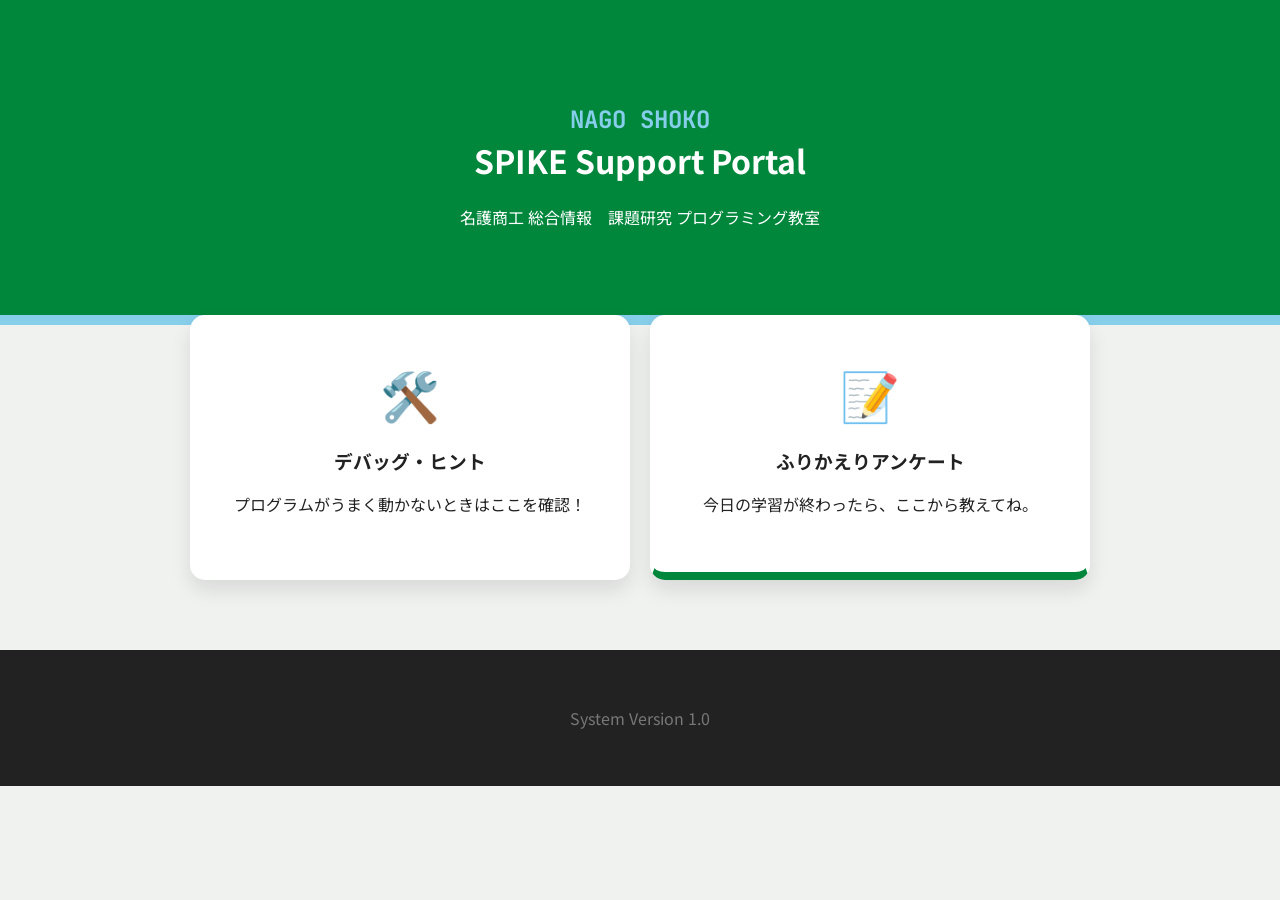
<file: index.html>
<!DOCTYPE html>
<html lang="ja">
<head>
    <meta charset="UTF-8">
    <meta name="viewport" content="width=device-width, initial-scale=1.0">
    <title>SPIKE Support Portal | 名護商工</title>
    <link rel="stylesheet" href="style.css">
    <link href="https://fonts.googleapis.com/css2?family=JetBrains+Mono:wght@700&family=Noto+Sans+JP:wght@400;700&display=swap" rel="stylesheet">
</head>
<body>

    <header>
        <div class="container">
            <h1><span class="tech-text">NAGO SHOKO</span><br>SPIKE Support Portal</h1>
            <p>名護商工 総合情報　課題研究 プログラミング教室</p>
        </div>
    </header>

    <main class="container">
        <div class="menu-grid">
            <a href="hint.html" class="menu-card">
                <div class="icon">🛠️</div>
                <h3>デバッグ・ヒント</h3>
                <p>プログラムがうまく動かないときはここを確認！</p>
            </a>

            <a href="https://forms.office.com/r/X6qv8zRrxp" class="menu-card survey-card">
                <div class="icon">📝</div>
                <h3>ふりかえりアンケート</h3>
                <p>今日の学習が終わったら、ここから教えてね。</p>
            </a>
        </div>
    </main>

    <footer>
        <p class="version">System Version 1.0</p>
    </footer>

</body>
</html>
</file>
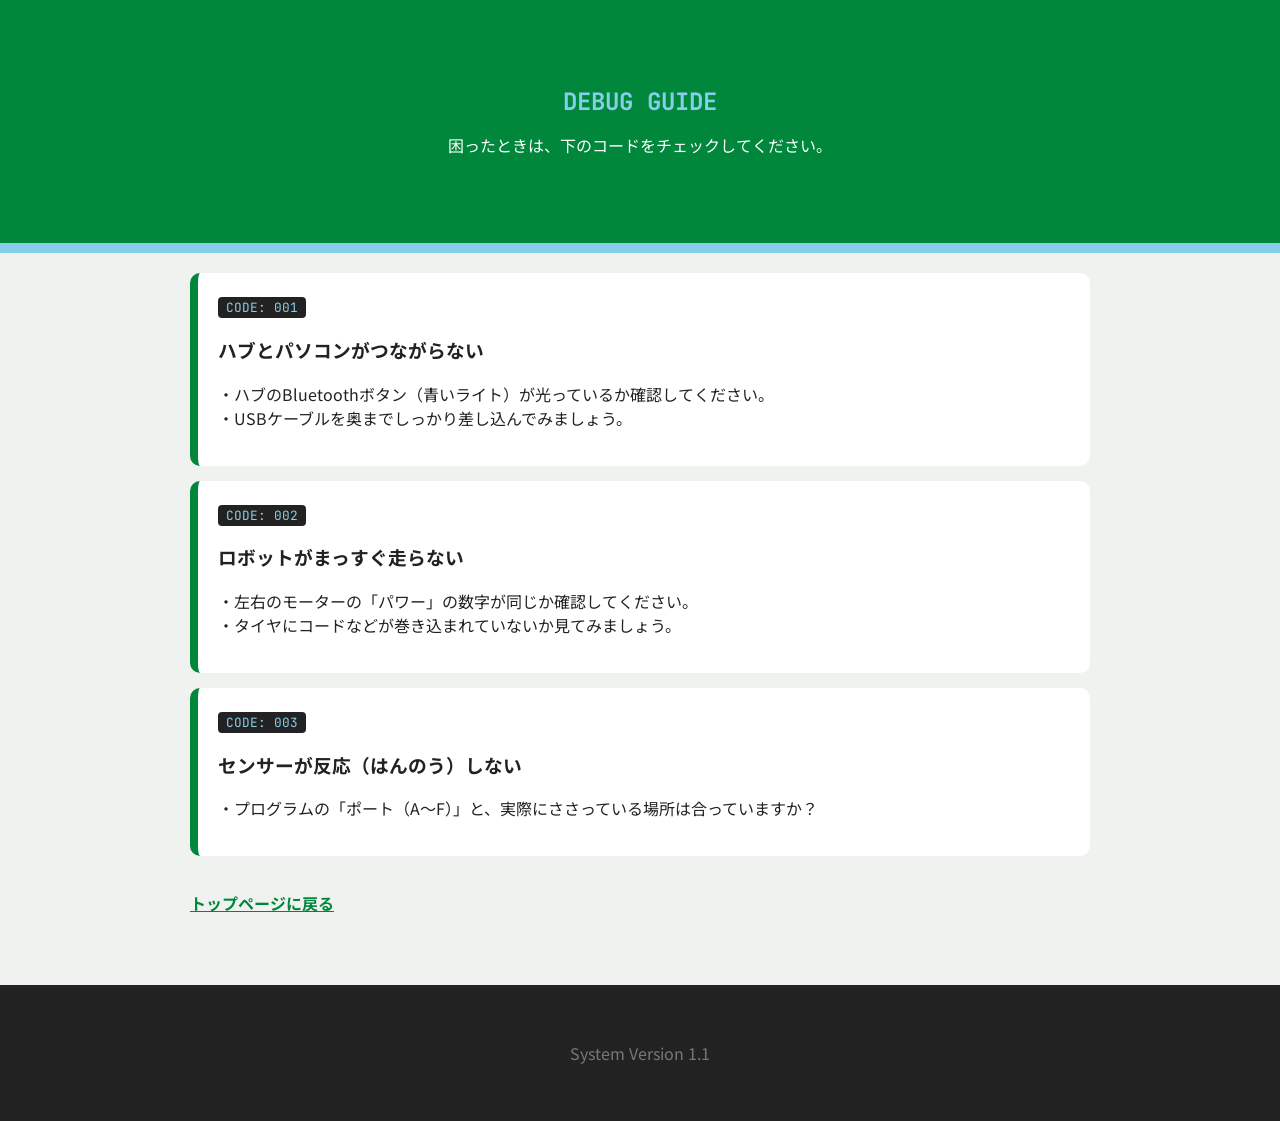
<file: hint.html>
<!DOCTYPE html>
<html lang="ja">
<head>
    <meta charset="UTF-8">
    <meta name="viewport" content="width=device-width, initial-scale=1.0">
    <title>Debug Guide | 名護商工</title>
    <link rel="stylesheet" href="style.css">
    <link href="https://fonts.googleapis.com/css2?family=JetBrains+Mono:wght@700&family=Noto+Sans+JP:wght@400;700&display=swap" rel="stylesheet">
</head>
<body>

    <header>
        <div class="container">
            <h1 class="tech-text">DEBUG GUIDE</h1>
            <p>困ったときは、下のコードをチェックしてください。</p>
        </div>
    </header>

    <main class="container">
        <div class="hint-list">
            
            <div class="card">
                <span class="code-label">CODE: 001</span>
                <h3>ハブとパソコンがつながらない</h3>
                <p>
                    ・ハブのBluetoothボタン（青いライト）が光っているか確認してください。<br>
                    ・USBケーブルを奥までしっかり差し込んでみましょう。
                </p>
            </div>

            <div class="card">
                <span class="code-label">CODE: 002</span>
                <h3>ロボットがまっすぐ走らない</h3>
                <p>
                    ・左右のモーターの「パワー」の数字が同じか確認してください。<br>
                    ・タイヤにコードなどが巻き込まれていないか見てみましょう。
                </p>
            </div>

            <div class="card">
                <span class="code-label">CODE: 003</span>
                <h3>センサーが反応（はんのう）しない</h3>
                <p>
                    ・プログラムの「ポート（A～F）」と、実際にささっている場所は合っていますか？
                </p>
            </div>

        </div>

        <div class="action-area">
            <a href="index.html" class="btn-back">トップページに戻る</a>
        </div>
    </main>

    <footer>
        <p class="version">System Version 1.1</p>
    </footer>

</body>
</html>
</file>
<file: style.css>
:root {
    --shoko-green: #00873c;   /* 情報科グリーン */
    --shoko-blue: #87ceeb;    /* 制服水色 */
    --dark: #222;
    --gray: #f8f9fa;
}

body {
    margin: 0;
    font-family: 'Noto Sans JP', sans-serif;
    background-color: #f0f2f0;
    color: var(--dark);
}

.container { max-width: 900px; margin: 0 auto; padding: 20px; }

/* ヘッダー */
header {
    background-color: var(--shoko-green);
    color: white;
    padding: 50px 20px;
    text-align: center;
    border-bottom: 10px solid var(--shoko-blue);
}

.tech-text { font-family: 'JetBrains Mono', monospace; font-size: 1.5rem; color: var(--shoko-blue); }

/* メニューカード */
.menu-grid {
    display: grid;
    grid-template-columns: repeat(auto-fit, minmax(300px, 1fr));
    gap: 20px;
    margin-top: -30px; /* ヘッダーに少し被せる演出 */
}

.menu-card {
    background: white;
    padding: 40px 20px;
    text-align: center;
    text-decoration: none;
    color: var(--dark);
    border-radius: 15px;
    box-shadow: 0 10px 20px rgba(0,0,0,0.1);
    transition: 0.3s;
    border: 3px solid transparent;
}

.menu-card:hover {
    transform: translateY(-10px);
    border-color: var(--shoko-blue);
}

.survey-card { border-bottom: 8px solid var(--shoko-green); }

.icon { font-size: 3rem; margin-bottom: 10px; }

/* ヒントリスト */
.card {
    background: white;
    padding: 20px;
    border-radius: 10px;
    margin-bottom: 15px;
    border-left: 8px solid var(--shoko-green);
}

.code-label {
    font-family: 'JetBrains Mono', monospace;
    background: var(--dark);
    color: var(--shoko-blue);
    padding: 2px 8px;
    border-radius: 4px;
    font-size: 0.8rem;
}

/* フッター */
footer {
    text-align: center;
    padding: 40px;
    background: var(--dark);
    color: #777;
    margin-top: 50px;
}

.btn-back {
    display: inline-block;
    margin-top: 20px;
    color: var(--shoko-green);
    font-weight: bold;
}
</file>
